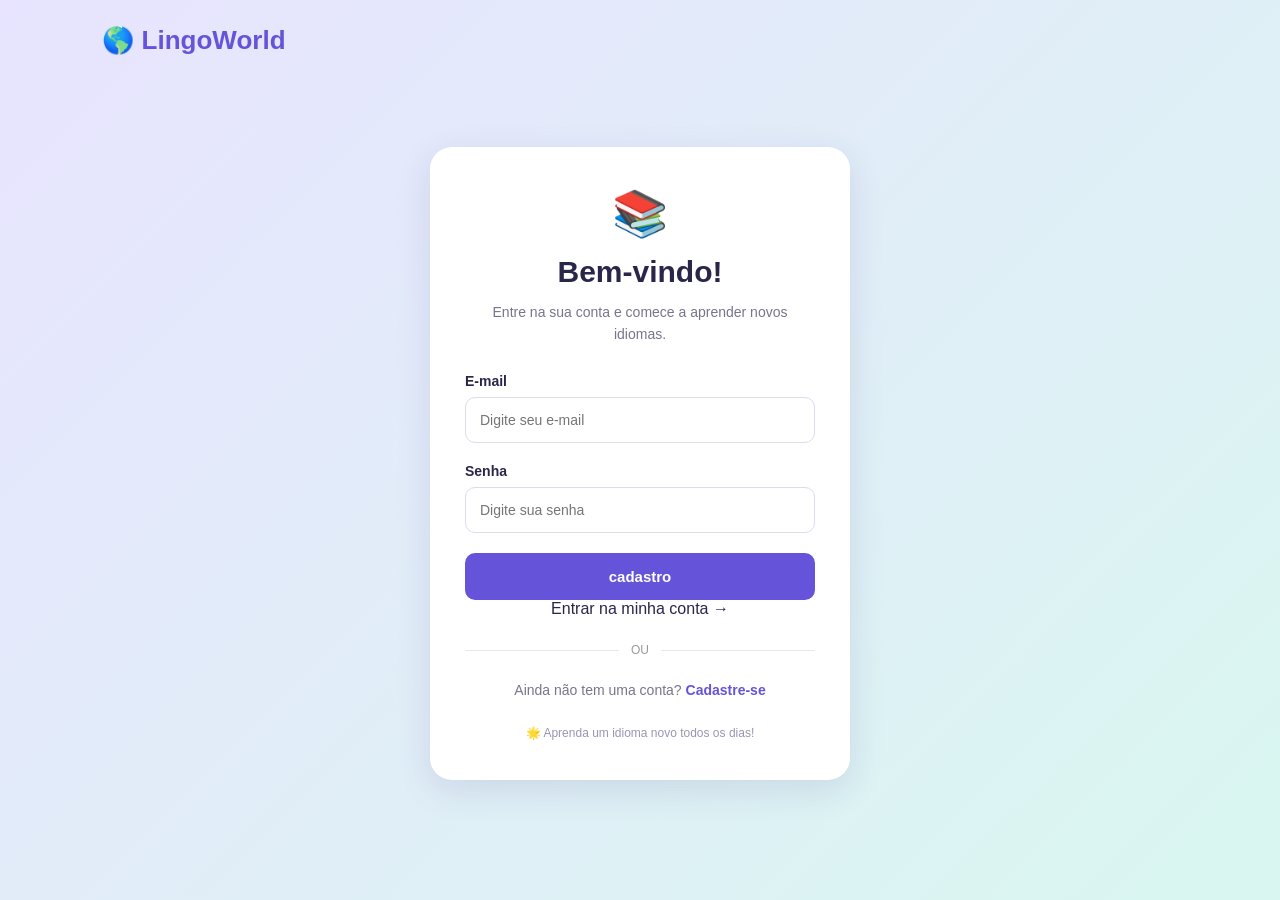
<file: trabalho/index.html>
<!DOCTYPE html>
<html lang="pt-BR">
<head>
    <meta charset="UTF-8">
    <meta name="viewport" content="width=device-width, initial-scale=1.0">

    <title>LingoWorld - Login</title>

    <link rel="stylesheet" href="css/style.css">
    <script src="script.js" defer></script>
</head>

<body>
  <div class="pagina inicial">
        <a href="home.html" class="perfil">
            
        </a>

    </div> 
    <header>
        <div class="logo">🌎 LingoWorld</div>
    </header>

    <main class="container">

        <section class="login-box">

            <div class="icon">📚</div>

            <h1>Bem-vindo!</h1>

            <p class="description">
                Entre na sua conta e comece a aprender novos idiomas.
            </p>

            <form id="loginForm">

                <div class="input-group">
                    <label for="email">E-mail</label>
                    <input
                        type="email"
                        id="email"
                        placeholder="Digite seu e-mail"
                        required
                    >
                </div>

                <div class="input-group">
                    <label for="senha">Senha</label>
                    <input
                        type="password"
                        id="senha"
                        placeholder="Digite sua senha"
                        required
                        minlength="4"
                    >
                </div>

                <button id="cadastro">cadastro</button> <type="submit">
                    Entrar na minha conta →
                </button>

                <p id="mensagem"></p>

            </form>

            <div class="divider">
                <span>OU</span>
            </div>

            <p class="register">
                Ainda não tem uma conta?
                <a href="#" id="cadastroLink">Cadastre-se</a>
            </p>

            <p class="footer-text">
                🌟 Aprenda um idioma novo todos os dias!
            </p>

        </section>

    </main>

</body>
</html>
</file>
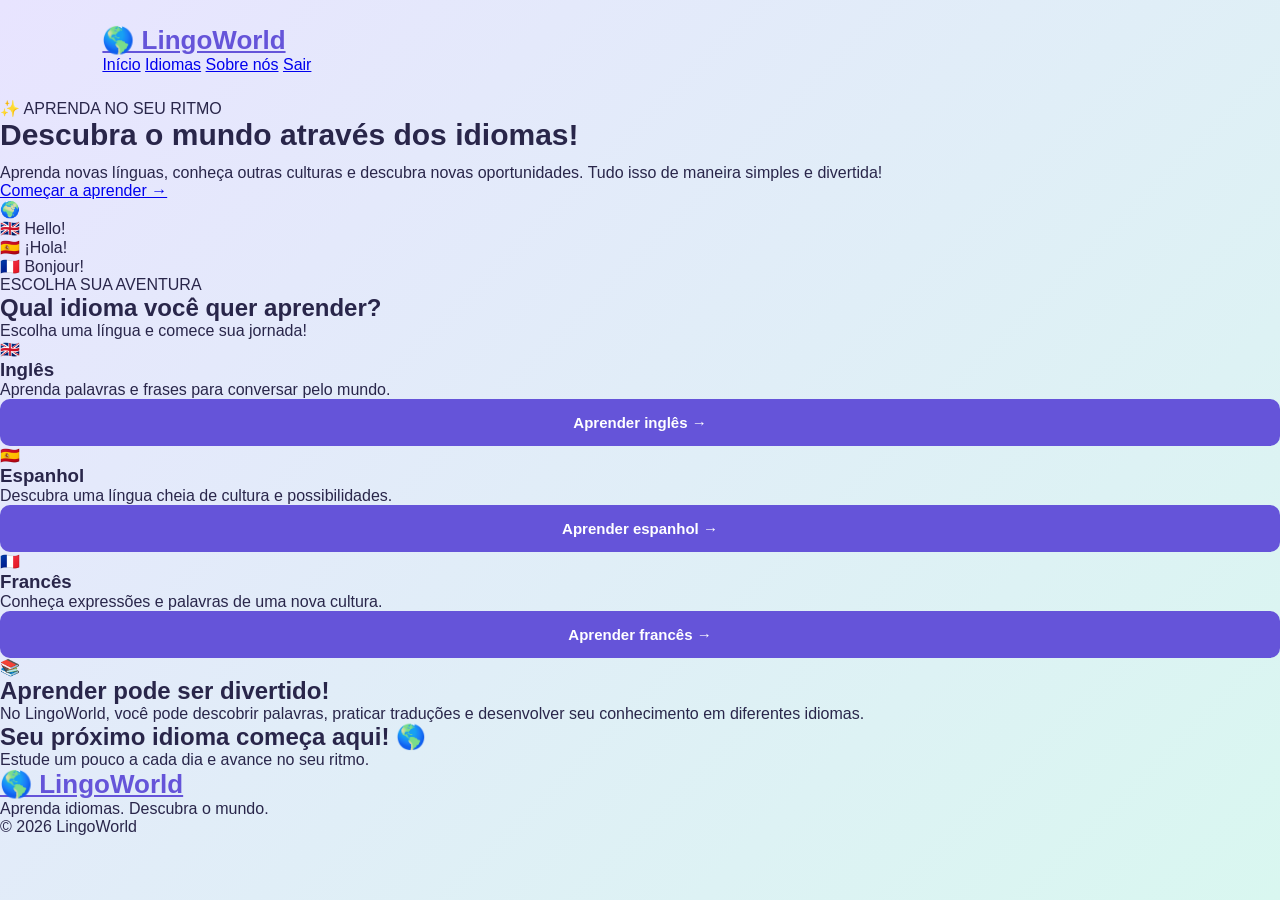
<file: trabalho/home.html>
<!DOCTYPE html>
<html lang="pt-BR">

<head>
    <meta charset="UTF-8">
    <meta name="viewport" content="width=device-width, initial-scale=1.0">

    <title>LingoWorld | Início</title>

    <link rel="stylesheet" href="css/style.css">
    <script src="script.js" defer></script>
</head>

<body>
  
   

    <header class="cabecalho">

        <a href="home.html" class="logo">🌎 LingoWorld</a>

        <nav>
            <a href="home.html" class="ativo">Início</a>
            <a href="#idiomas">Idiomas</a>
            <a href="#sobre">Sobre nós</a>
            <a href="login.html" class="botao-login">Sair</a>
        </nav>

    </header>

    
    <main>

        <section class="principal">

            <div class="texto-principal">

                <span class="etiqueta">✨ APRENDA NO SEU RITMO</span>

                <h1>
                    Descubra o mundo
                    <span>através dos idiomas!</span>
                </h1>

                <p>
                    Aprenda novas línguas, conheça outras culturas
                    e descubra novas oportunidades. Tudo isso de
                    maneira simples e divertida!
                </p>

                <a href="#idiomas" class="botao-principal">
                    Começar a aprender →
                </a>

            </div>

            <div class="imagem-principal">
                <div class="globo">🌍</div>
                <div class="cartao cartao-1">🇬🇧 Hello!</div>
                <div class="cartao cartao-2">🇪🇸 ¡Hola!</div>
                <div class="cartao cartao-3">🇫🇷 Bonjour!</div>
            </div>

        </section>

        
        <section class="idiomas" id="idiomas">

            <div class="titulo-secao">
                <span>ESCOLHA SUA AVENTURA</span>
                <h2>Qual idioma você quer aprender?</h2>
                <p>Escolha uma língua e comece sua jornada!</p>
            </div>

            <div class="lista-idiomas">

                <article class="card-idioma">
                    <div class="bandeira">🇬🇧</div>
                    <h3>Inglês</h3>
                    <p>Aprenda palavras e frases para conversar pelo mundo.</p>
                    <button onclick="abrirIdioma('Inglês')">
                        Aprender inglês →
                    </button>
                </article>

                <article class="card-idioma">
                    <div class="bandeira">🇪🇸</div>
                    <h3>Espanhol</h3>
                    <p>Descubra uma língua cheia de cultura e possibilidades.</p>
                    <button onclick="abrirIdioma('Espanhol')">
                        Aprender espanhol →
                    </button>
                </article>

                <article class="card-idioma">
                    <div class="bandeira">🇫🇷</div>
                    <h3>Francês</h3>
                    <p>Conheça expressões e palavras de uma nova cultura.</p>
                    <button onclick="abrirIdioma('Francês')">
                        Aprender francês →
                    </button>
                </article>

            </div>

        </section>

        
        <section class="sobre" id="sobre">

            <div class="sobre-icone">📚</div>

            <div>
                <h2>Aprender pode ser divertido!</h2>
                <p>
                    No LingoWorld, você pode descobrir palavras,
                    praticar traduções e desenvolver seu conhecimento
                    em diferentes idiomas.
                </p>
            </div>

        </section>

        <section class="mensagem-final">
            <h2>Seu próximo idioma começa aqui! 🌎</h2>
            <p>Estude um pouco a cada dia e avance no seu ritmo.</p>
        </section>

    </main>


    <footer>
        <a href="home.html" class="logo">🌎 LingoWorld</a>
        <p>Aprenda idiomas. Descubra o mundo.</p>
        <p>© 2026 LingoWorld</p>
    </footer>

</body>
</html>
</file>
<file: trabalho/css/style.css>
* {
    margin: 0;
    padding: 0;
    box-sizing: border-box;
}

body {
    font-family: Arial, sans-serif;
    background: linear-gradient(135deg, #e8e4ff, #d9f7f0);
    min-height: 100vh;
    color: #29264a;
}


header {
    padding: 25px 8%;
}

.logo {
    font-size: 26px;
    font-weight: bold;
    color: #6554d9;
}


.container {
    min-height: 85vh;
    display: flex;
    justify-content: center;
    align-items: center;
    padding: 30px 20px;
}



.login-box {
    background-color: white;
    width: 100%;
    max-width: 420px;
    padding: 40px 35px;
    border-radius: 22px;
    text-align: center;
    box-shadow: 0 10px 35px rgba(56, 44, 120, 0.12);
}

.icon {
    font-size: 45px;
    margin-bottom: 15px;
}

h1 {
    font-size: 30px;
    margin-bottom: 12px;
}

.description {
    color: #77758c;
    font-size: 14px;
    line-height: 1.6;
    margin-bottom: 28px;
}



.input-group {
    text-align: left;
    margin-bottom: 20px;
}

label {
    display: block;
    font-weight: bold;
    font-size: 14px;
    margin-bottom: 8px;
}

input {
    width: 100%;
    padding: 14px;
    border: 1px solid #dedbea;
    border-radius: 10px;
    outline: none;
    font-size: 14px;
    transition: 0.3s;
}

input:focus {
    border-color: #6554d9;
    box-shadow: 0 0 0 3px rgba(101, 84, 217, 0.12);
}



button {
    width: 100%;
    padding: 15px;
    background-color: #6554d9;
    color: white;
    border: none;
    border-radius: 10px;
    font-size: 15px;
    font-weight: bold;
    cursor: pointer;
    transition: 0.3s;
}

button:hover {
    background-color: #4f3fc1;
    transform: translateY(-2px);
}


#mensagem {
    margin-top: 15px;
    font-size: 14px;
    line-height: 1.5;
}



.divider {
    display: flex;
    align-items: center;
    gap: 12px;
    color: #999;
    font-size: 12px;
    margin: 25px 0;
}

.divider::before,
.divider::after {
    content: "";
    flex: 1;
    height: 1px;
    background-color: #e8e6ef;
}


.register {
    font-size: 14px;
    color: #77758c;
}

.register a {
    color: #6554d9;
    font-weight: bold;
    text-decoration: none;
}

.register a:hover {
    text-decoration: underline;
}

.footer-text {
    font-size: 12px;
    color: #9995b2;
    margin-top: 28px;
}



@media (max-width: 480px) {
    header {
        padding: 20px;
    }

    .logo {
        font-size: 22px;
    }

    .login-box {
        padding: 30px 22px;
    }

    h1 {
        font-size: 26px;
    }
}
</file>
